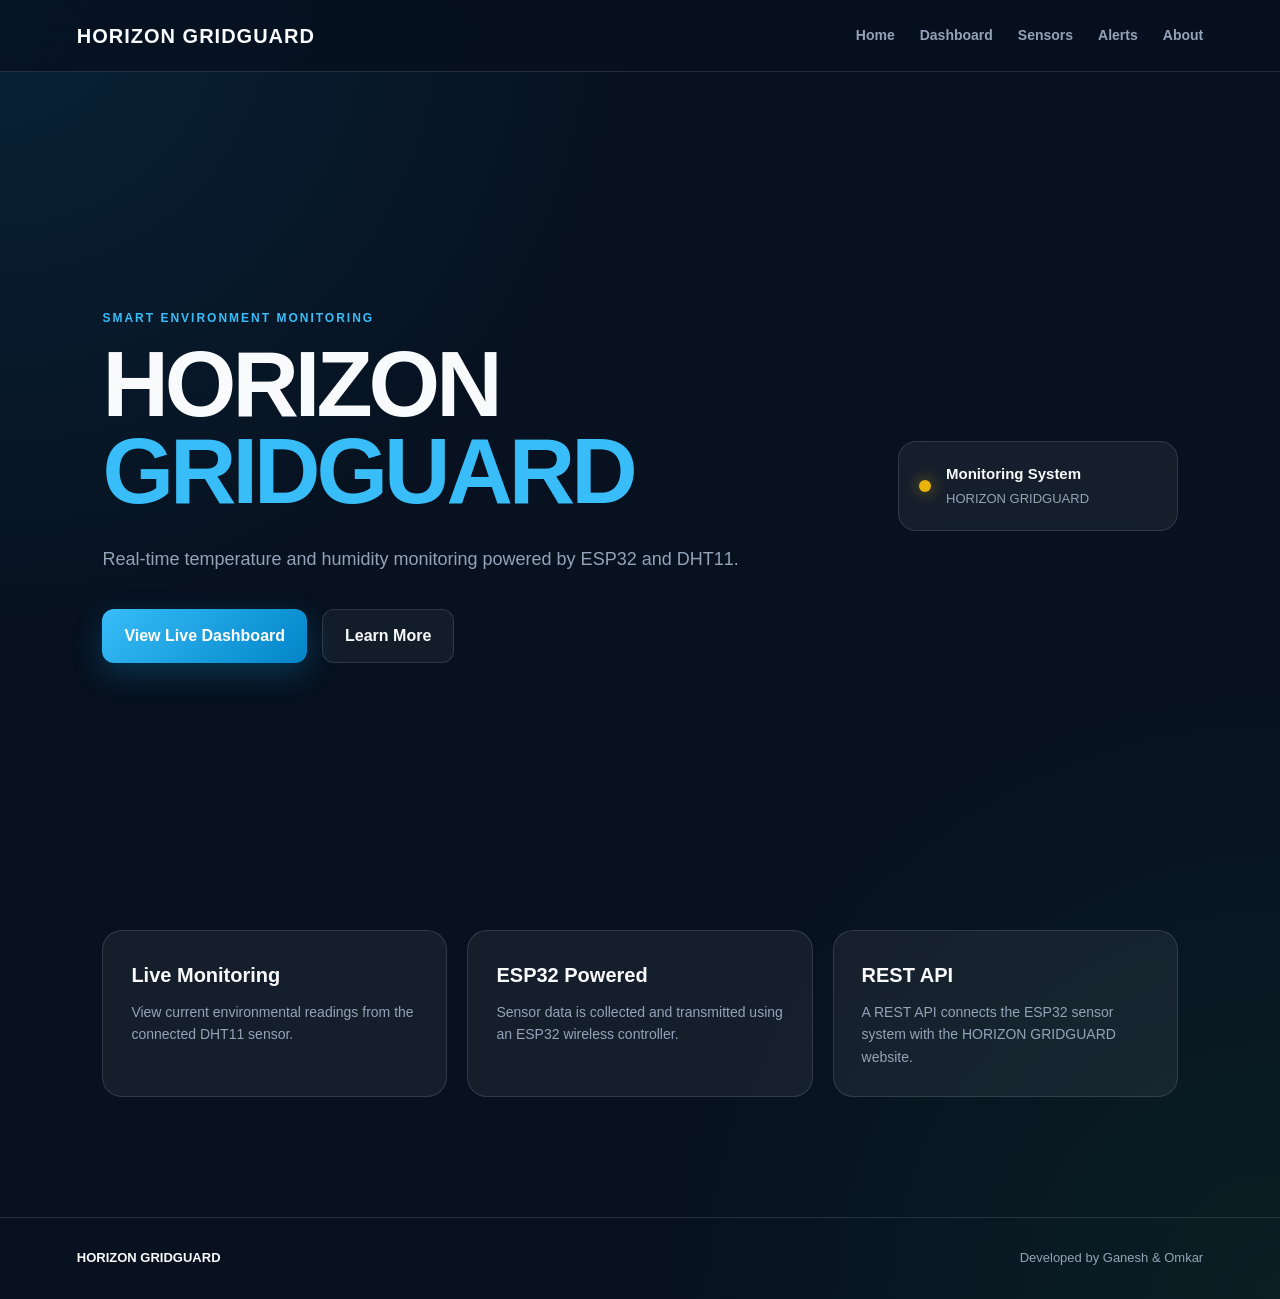
<file: website/index.html>
<!DOCTYPE html>
<html lang="en">

<head>

    <meta charset="UTF-8">

    <meta
        name="viewport"
        content="width=device-width, initial-scale=1.0"
    >

    <title>HORIZON GRIDGUARD</title>

    <link
        rel="stylesheet"
        href="css/style.css"
    >

</head>


<body>

    <header>

        <nav class="navbar">

            <div class="logo">
                HORIZON GRIDGUARD
            </div>

            <div class="nav-links">

                <a href="index.html">
                    Home
                </a>

                <a href="dashboard.html">
                    Dashboard
                </a>

                <a href="sensors.html">
                    Sensors
                </a>

                <a href="alerts.html">
                    Alerts
                </a>

                <a href="about.html">
                    About
                </a>

            </div>

        </nav>

    </header>


    <main>

        <section class="hero">

            <div class="hero-content">

                <p class="eyebrow">
                    SMART ENVIRONMENT MONITORING
                </p>

                <h1>
                    HORIZON
                    <span>GRIDGUARD</span>
                </h1>

                <p class="hero-text">
                    Real-time temperature and humidity
                    monitoring powered by ESP32 and DHT11.
                </p>

                <div class="hero-buttons">

                    <a
                        href="dashboard.html"
                        class="btn primary-btn"
                    >
                        View Live Dashboard
                    </a>

                    <a
                        href="about.html"
                        class="btn secondary-btn"
                    >
                        Learn More
                    </a>

                </div>

            </div>


            <div class="hero-status">

                <div class="status-card">

                    <div class="status-indicator"></div>

                    <div>

                        <strong>
                            Monitoring System
                        </strong>

                        <p>
                            HORIZON GRIDGUARD
                        </p>

                    </div>

                </div>

            </div>

        </section>


        <section class="features">

            <div class="feature-card">

                <h2>
                    Live Monitoring
                </h2>

                <p>
                    View current environmental
                    readings from the connected
                    DHT11 sensor.
                </p>

            </div>


            <div class="feature-card">

                <h2>
                    ESP32 Powered
                </h2>

                <p>
                    Sensor data is collected and
                    transmitted using an ESP32
                    wireless controller.
                </p>

            </div>


            <div class="feature-card">

                <h2>
                    REST API
                </h2>

                <p>
                    A REST API connects the ESP32
                    sensor system with the
                    HORIZON GRIDGUARD website.
                </p>

            </div>

        </section>

    </main>


    <footer>

        <p>
            HORIZON GRIDGUARD
        </p>

        <p>
            Developed by Ganesh &amp; Omkar
        </p>

    </footer>


    <script src="js/main.js"></script>

</body>

</html>
</file>
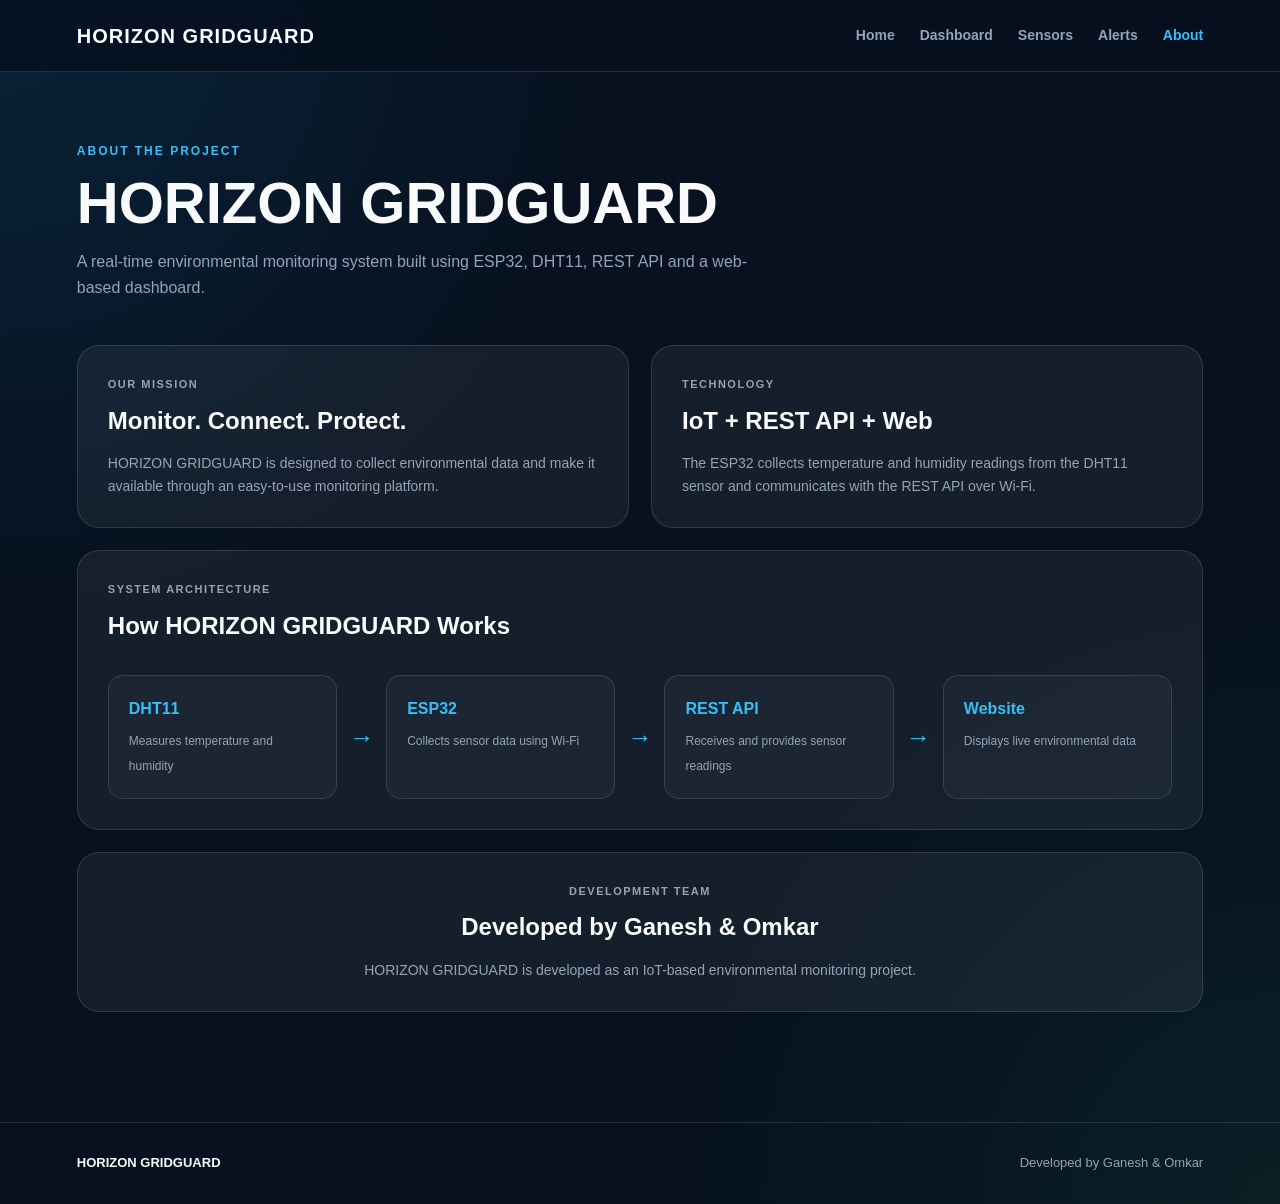
<file: website/about.html>
<!DOCTYPE html>
<html lang="en">

<head>

    <meta charset="UTF-8">

    <meta
        name="viewport"
        content="width=device-width, initial-scale=1.0"
    >

    <title>About | HORIZON GRIDGUARD</title>

    <link
        rel="stylesheet"
        href="css/style.css"
    >

</head>


<body>

    <header>

        <nav class="navbar">

            <div class="logo">
                HORIZON GRIDGUARD
            </div>

            <div class="nav-links">

                <a href="index.html">
                    Home
                </a>

                <a href="dashboard.html">
                    Dashboard
                </a>

                <a href="sensors.html">
                    Sensors
                </a>

                <a href="alerts.html">
                    Alerts
                </a>

                <a
                    href="about.html"
                    class="active"
                >
                    About
                </a>

            </div>

        </nav>

    </header>


    <main class="page-container">

        <section class="page-header">

            <p class="eyebrow">
                ABOUT THE PROJECT
            </p>

            <h1>
                HORIZON GRIDGUARD
            </h1>

            <p>
                A real-time environmental monitoring
                system built using ESP32, DHT11,
                REST API and a web-based dashboard.
            </p>

        </section>


        <section class="about-grid">


            <div class="about-card">

                <p class="sensor-label">
                    OUR MISSION
                </p>

                <h2>
                    Monitor. Connect. Protect.
                </h2>

                <p>
                    HORIZON GRIDGUARD is designed to
                    collect environmental data and make
                    it available through an easy-to-use
                    monitoring platform.
                </p>

            </div>


            <div class="about-card">

                <p class="sensor-label">
                    TECHNOLOGY
                </p>

                <h2>
                    IoT + REST API + Web
                </h2>

                <p>
                    The ESP32 collects temperature and
                    humidity readings from the DHT11
                    sensor and communicates with the
                    REST API over Wi-Fi.
                </p>

            </div>


        </section>


        <section class="architecture-card">

            <p class="sensor-label">
                SYSTEM ARCHITECTURE
            </p>

            <h2>
                How HORIZON GRIDGUARD Works
            </h2>


            <div class="architecture-flow">

                <div class="architecture-item">

                    <strong>
                        DHT11
                    </strong>

                    <span>
                        Measures temperature
                        and humidity
                    </span>

                </div>


                <div class="flow-arrow">
                    &rarr;
                </div>


                <div class="architecture-item">

                    <strong>
                        ESP32
                    </strong>

                    <span>
                        Collects sensor data
                        using Wi-Fi
                    </span>

                </div>


                <div class="flow-arrow">
                    &rarr;
                </div>


                <div class="architecture-item">

                    <strong>
                        REST API
                    </strong>

                    <span>
                        Receives and provides
                        sensor readings
                    </span>

                </div>


                <div class="flow-arrow">
                    &rarr;
                </div>


                <div class="architecture-item">

                    <strong>
                        Website
                    </strong>

                    <span>
                        Displays live
                        environmental data
                    </span>

                </div>

            </div>

        </section>


        <section class="developer-card">

            <p class="sensor-label">
                DEVELOPMENT TEAM
            </p>

            <h2>
                Developed by Ganesh &amp; Omkar
            </h2>

            <p>
                HORIZON GRIDGUARD is developed as an
                IoT-based environmental monitoring
                project.
            </p>

        </section>

    </main>


    <footer>

        <p>
            HORIZON GRIDGUARD
        </p>

        <p>
            Developed by Ganesh &amp; Omkar
        </p>

    </footer>


    <script src="js/main.js"></script>

</body>

</html>
</file>
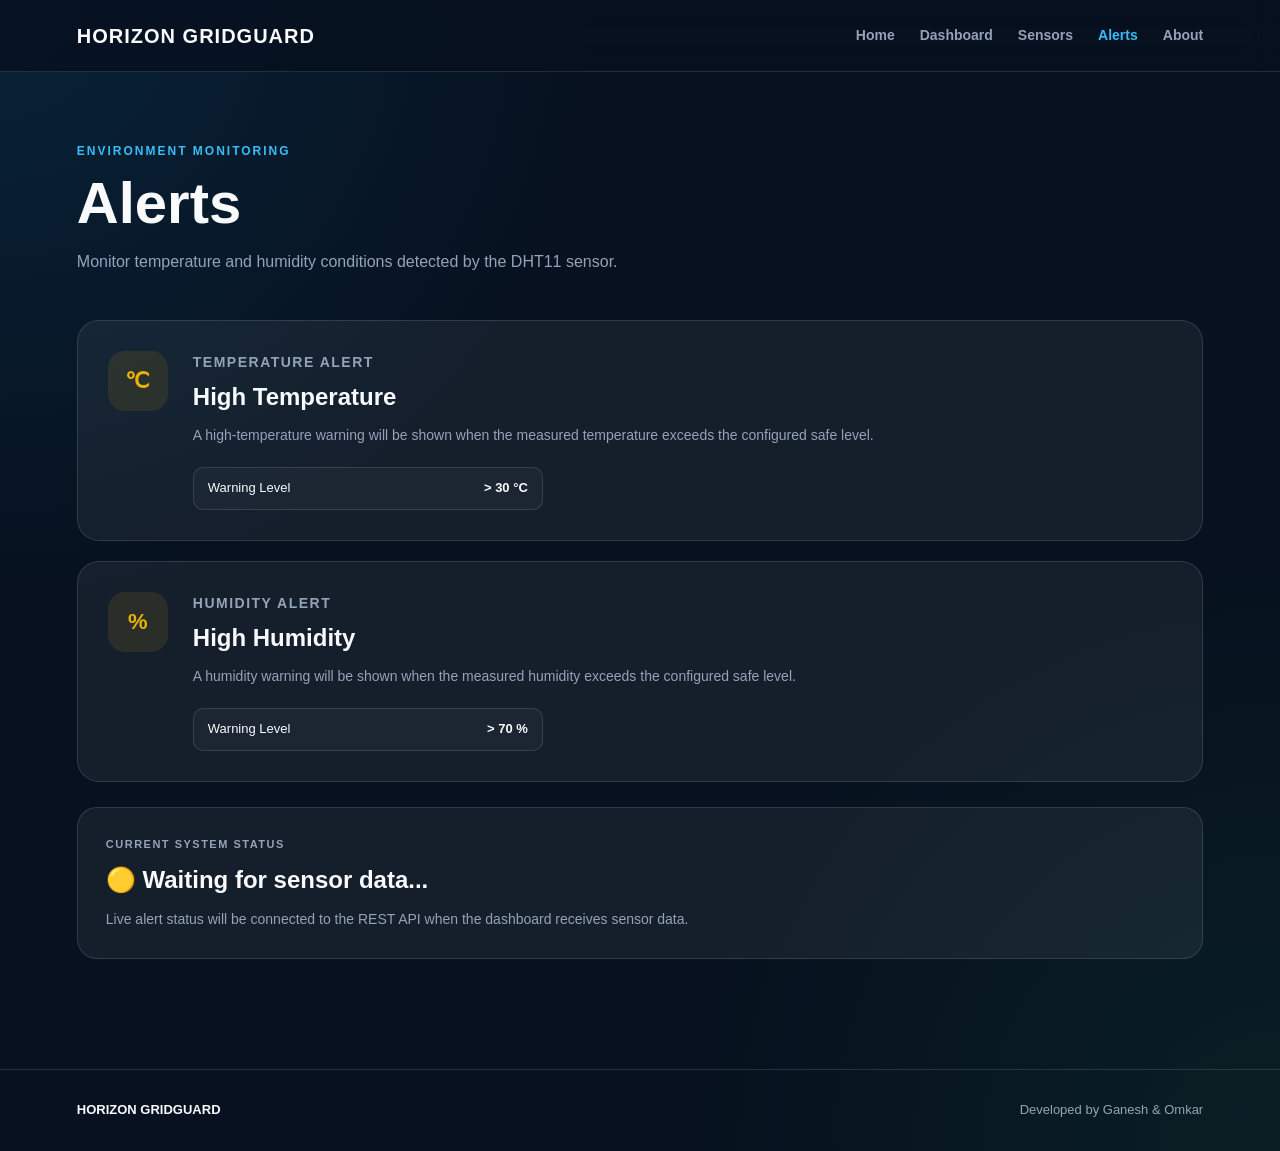
<file: website/alerts.html>
<!DOCTYPE html>
<html lang="en">

<head>

    <meta charset="UTF-8">

    <meta
        name="viewport"
        content="width=device-width, initial-scale=1.0"
    >

    <title>Alerts | HORIZON GRIDGUARD</title>

    <link
        rel="stylesheet"
        href="css/style.css"
    >

</head>


<body>

    <header>

        <nav class="navbar">

            <div class="logo">
                HORIZON GRIDGUARD
            </div>

            <div class="nav-links">

                <a href="index.html">
                    Home
                </a>

                <a href="dashboard.html">
                    Dashboard
                </a>

                <a href="sensors.html">
                    Sensors
                </a>

                <a
                    href="alerts.html"
                    class="active"
                >
                    Alerts
                </a>

                <a href="about.html">
                    About
                </a>

            </div>

        </nav>

    </header>


    <main class="page-container">

        <section class="page-header">

            <p class="eyebrow">
                ENVIRONMENT MONITORING
            </p>

            <h1>
                Alerts
            </h1>

            <p>
                Monitor temperature and humidity
                conditions detected by the DHT11 sensor.
            </p>

        </section>


        <!-- TEMPERATURE ALERT -->

        <section class="alert-card">

            <div class="alert-icon">
                &#8451;
            </div>

            <div class="alert-content">

                <p class="sensor-label">
                    TEMPERATURE ALERT
                </p>

                <h2>
                    High Temperature
                </h2>

                <p>
                    A high-temperature warning will
                    be shown when the measured
                    temperature exceeds the configured
                    safe level.
                </p>

                <div class="alert-threshold">

                    <span>
                        Warning Level
                    </span>

                    <strong>
                        &gt; 30 °C
                    </strong>

                </div>

            </div>

        </section>


        <!-- HUMIDITY ALERT -->

        <section class="alert-card">

            <div class="alert-icon">
                &#37;
            </div>

            <div class="alert-content">

                <p class="sensor-label">
                    HUMIDITY ALERT
                </p>

                <h2>
                    High Humidity
                </h2>

                <p>
                    A humidity warning will be shown
                    when the measured humidity exceeds
                    the configured safe level.
                </p>

                <div class="alert-threshold">

                    <span>
                        Warning Level
                    </span>

                    <strong>
                        &gt; 70 %
                    </strong>

                </div>

            </div>

        </section>


        <!-- ALERT STATUS -->

        <section class="overall-card">

            <p class="sensor-label">
                CURRENT SYSTEM STATUS
            </p>

            <h2 id="alertOverallStatus">
                &#128993; Waiting for sensor data...
            </h2>

            <p>
                Live alert status will be connected
                to the REST API when the dashboard
                receives sensor data.
            </p>

        </section>

    </main>


    <footer>

        <p>
            HORIZON GRIDGUARD
        </p>

        <p>
            Developed by Ganesh &amp; Omkar
        </p>

    </footer>


    <script src="js/main.js"></script>

</body>

</html>
</file>
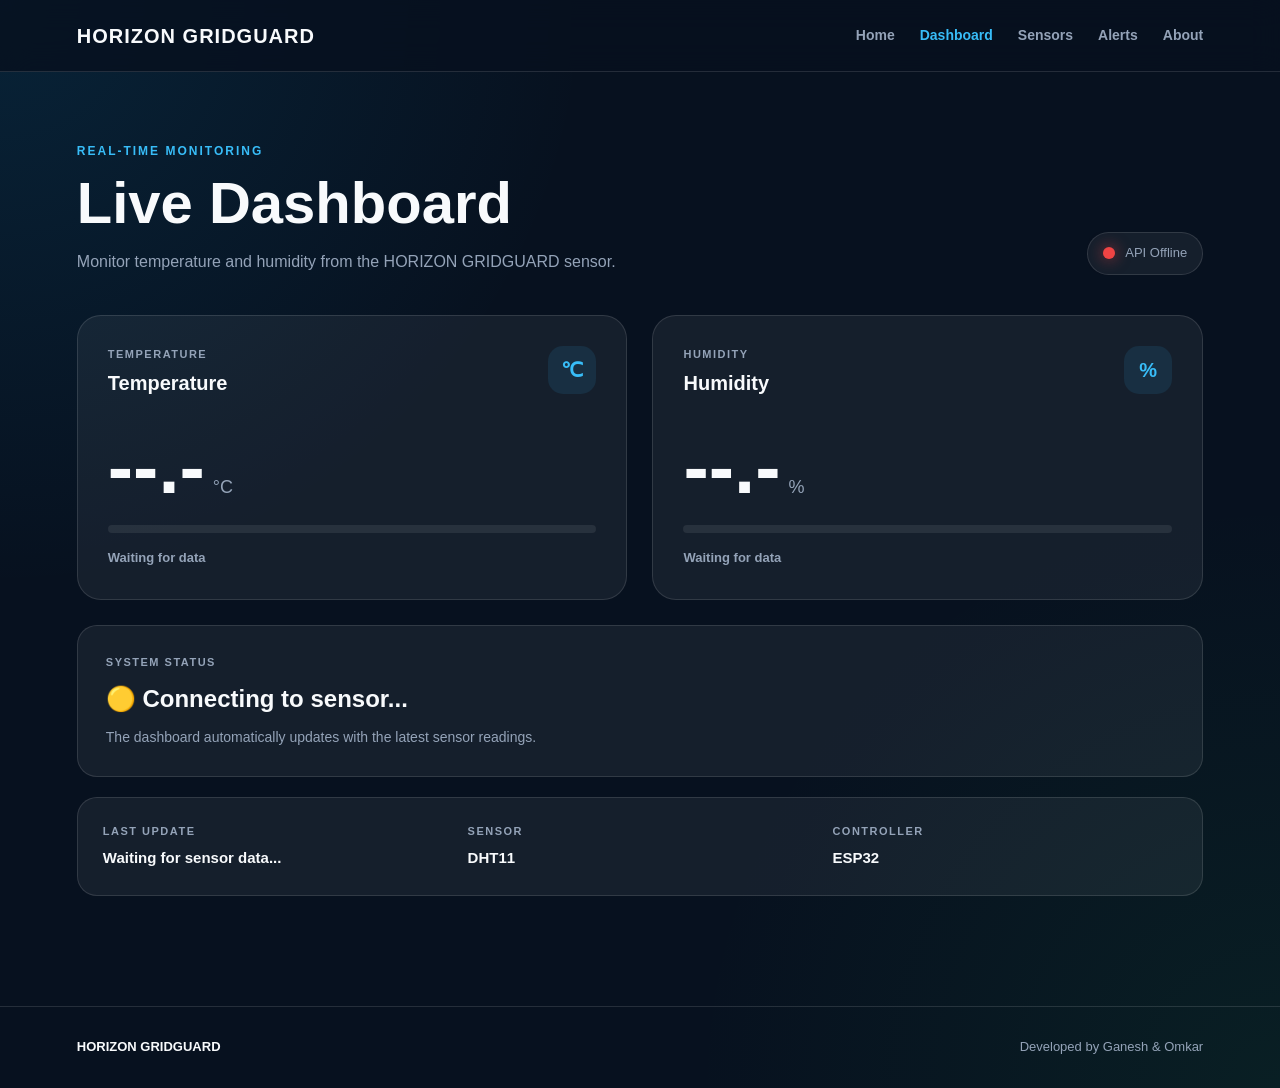
<file: website/dashboard.html>
<!DOCTYPE html>
<html lang="en">

<head>

    <meta charset="UTF-8">

    <meta
        name="viewport"
        content="width=device-width, initial-scale=1.0"
    >

    <title>Live Dashboard | HORIZON GRIDGUARD</title>

    <link
        rel="stylesheet"
        href="css/style.css"
    >

</head>


<body>

    <header>

        <nav class="navbar">

            <div class="logo">
                HORIZON GRIDGUARD
            </div>

            <div class="nav-links">

                <a href="index.html">
                    Home
                </a>

                <a
                    href="dashboard.html"
                    class="active"
                >
                    Dashboard
                </a>

                <a href="sensors.html">
                    Sensors
                </a>

                <a href="alerts.html">
                    Alerts
                </a>

                <a href="about.html">
                    About
                </a>

            </div>

        </nav>

    </header>


    <main class="dashboard-container">

        <section class="dashboard-header">

            <div>

                <p class="eyebrow">
                    REAL-TIME MONITORING
                </p>

                <h1>
                    Live Dashboard
                </h1>

                <p>
                    Monitor temperature and humidity
                    from the HORIZON GRIDGUARD sensor.
                </p>

            </div>


            <div class="connection-status">

                <span
                    id="connectionDot"
                    class="status-indicator"
                ></span>

                <span id="connectionText">
                    Connecting...
                </span>

            </div>

        </section>


        <!-- SENSOR CARDS -->

        <section class="sensor-grid">


            <!-- TEMPERATURE -->

            <div
                id="temperatureCard"
                class="sensor-card"
            >

                <div class="sensor-card-header">

                    <div>

                        <p class="sensor-label">
                            TEMPERATURE
                        </p>

                        <h2>
                            Temperature
                        </h2>

                    </div>

                    <div class="sensor-icon">
                        &#8451;
                    </div>

                </div>


                <div class="sensor-value">

                    <span id="temperature">
                        --.-
                    </span>

                    <span class="unit">
                        °C
                    </span>

                </div>


                <div class="progress-container">

                    <div
                        id="temperatureProgress"
                        class="progress-bar temperature-bar"
                    ></div>

                </div>


                <p
                    id="temperatureStatus"
                    class="sensor-status"
                >
                    Waiting for data
                </p>

            </div>


            <!-- HUMIDITY -->

            <div
                id="humidityCard"
                class="sensor-card"
            >

                <div class="sensor-card-header">

                    <div>

                        <p class="sensor-label">
                            HUMIDITY
                        </p>

                        <h2>
                            Humidity
                        </h2>

                    </div>

                    <div class="sensor-icon">
                        &#37;
                    </div>

                </div>


                <div class="sensor-value">

                    <span id="humidity">
                        --.-
                    </span>

                    <span class="unit">
                        %
                    </span>

                </div>


                <div class="progress-container">

                    <div
                        id="humidityProgress"
                        class="progress-bar humidity-bar"
                    ></div>

                </div>


                <p
                    id="humidityStatus"
                    class="sensor-status"
                >
                    Waiting for data
                </p>

            </div>

        </section>


        <!-- OVERALL STATUS -->

        <section class="overall-card">

            <p class="sensor-label">
                SYSTEM STATUS
            </p>

            <h2 id="overallStatus">
                &#128993; Connecting to sensor...
            </h2>

            <p>
                The dashboard automatically updates
                with the latest sensor readings.
            </p>

        </section>


        <!-- LAST UPDATE -->

        <section class="update-card">

            <div>

                <p class="sensor-label">
                    LAST UPDATE
                </p>

                <h3 id="lastUpdate">
                    Waiting for sensor data...
                </h3>

            </div>


            <div>

                <p class="sensor-label">
                    SENSOR
                </p>

                <h3>
                    DHT11
                </h3>

            </div>


            <div>

                <p class="sensor-label">
                    CONTROLLER
                </p>

                <h3>
                    ESP32
                </h3>

            </div>

        </section>

    </main>


    <footer>

        <p>
            HORIZON GRIDGUARD
        </p>

        <p>
            Developed by Ganesh &amp; Omkar
        </p>

    </footer>


    <script src="js/main.js"></script>

</body>

</html>
</file>
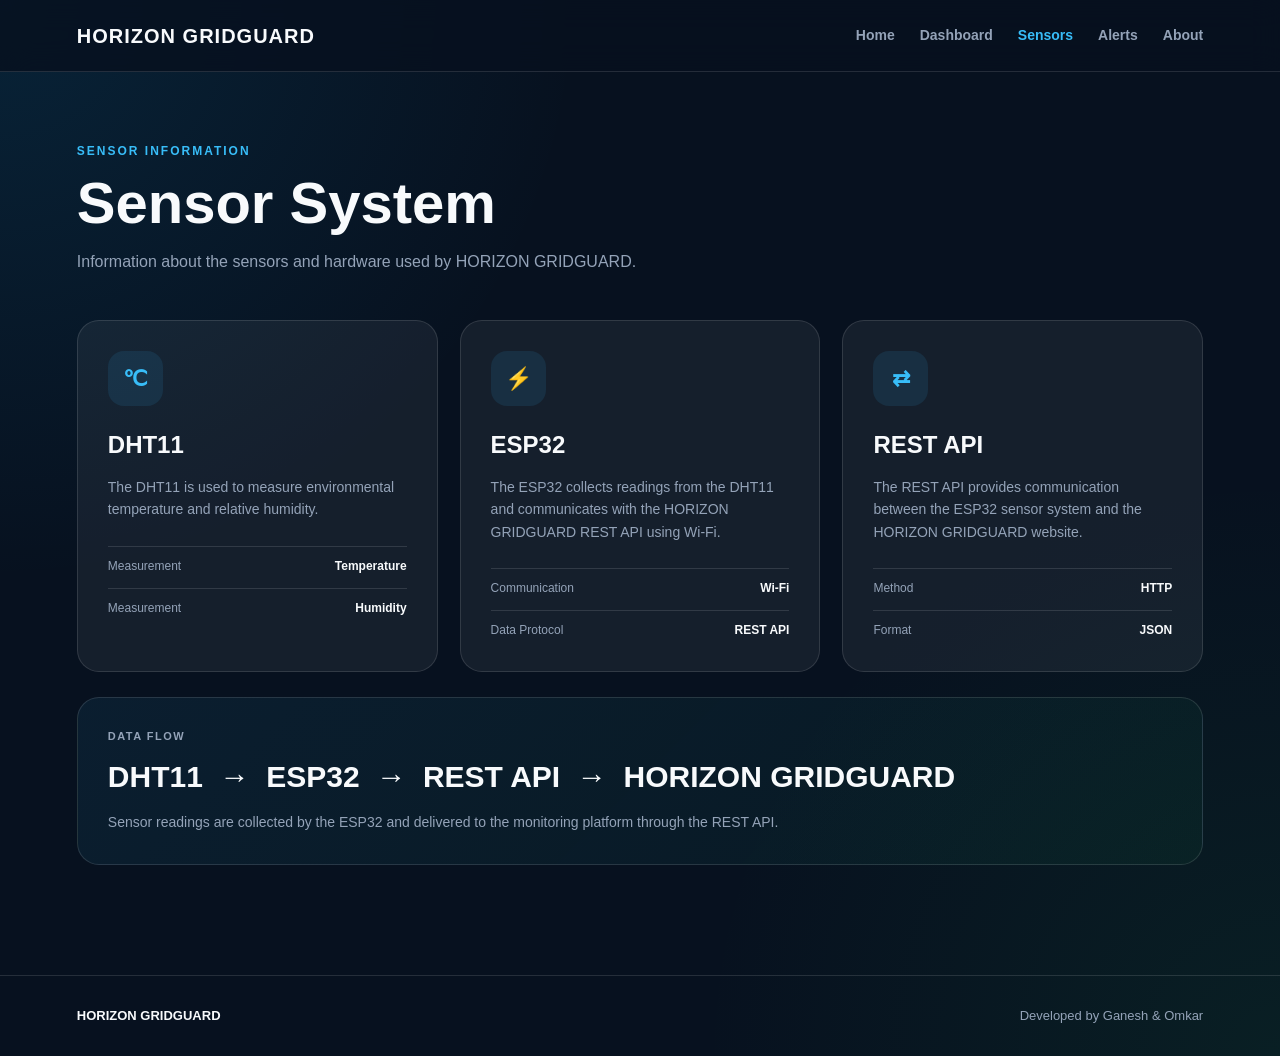
<file: website/sensors.html>
<!DOCTYPE html>
<html lang="en">

<head>

    <meta charset="UTF-8">

    <meta
        name="viewport"
        content="width=device-width, initial-scale=1.0"
    >

    <title>Sensors | HORIZON GRIDGUARD</title>

    <link
        rel="stylesheet"
        href="css/style.css"
    >

</head>


<body>

    <header>

        <nav class="navbar">

            <div class="logo">
                HORIZON GRIDGUARD
            </div>

            <div class="nav-links">

                <a href="index.html">
                    Home
                </a>

                <a href="dashboard.html">
                    Dashboard
                </a>

                <a
                    href="sensors.html"
                    class="active"
                >
                    Sensors
                </a>

                <a href="alerts.html">
                    Alerts
                </a>

                <a href="about.html">
                    About
                </a>

            </div>

        </nav>

    </header>


    <main class="page-container">

        <section class="page-header">

            <p class="eyebrow">
                SENSOR INFORMATION
            </p>

            <h1>
                Sensor System
            </h1>

            <p>
                Information about the sensors and
                hardware used by HORIZON GRIDGUARD.
            </p>

        </section>


        <section class="info-grid">


            <!-- DHT11 -->

            <div class="info-card">

                <div class="info-icon">
                    &#8451;
                </div>

                <h2>
                    DHT11
                </h2>

                <p>
                    The DHT11 is used to measure
                    environmental temperature and
                    relative humidity.
                </p>

                <div class="info-details">

                    <div>
                        <span>
                            Measurement
                        </span>

                        <strong>
                            Temperature
                        </strong>
                    </div>

                    <div>
                        <span>
                            Measurement
                        </span>

                        <strong>
                            Humidity
                        </strong>
                    </div>

                </div>

            </div>


            <!-- ESP32 -->

            <div class="info-card">

                <div class="info-icon">
                    &#9889;
                </div>

                <h2>
                    ESP32
                </h2>

                <p>
                    The ESP32 collects readings from
                    the DHT11 and communicates with
                    the HORIZON GRIDGUARD REST API
                    using Wi-Fi.
                </p>

                <div class="info-details">

                    <div>
                        <span>
                            Communication
                        </span>

                        <strong>
                            Wi-Fi
                        </strong>
                    </div>

                    <div>
                        <span>
                            Data Protocol
                        </span>

                        <strong>
                            REST API
                        </strong>
                    </div>

                </div>

            </div>


            <!-- API -->

            <div class="info-card">

                <div class="info-icon">
                    &#8644;
                </div>

                <h2>
                    REST API
                </h2>

                <p>
                    The REST API provides communication
                    between the ESP32 sensor system and
                    the HORIZON GRIDGUARD website.
                </p>

                <div class="info-details">

                    <div>
                        <span>
                            Method
                        </span>

                        <strong>
                            HTTP
                        </strong>
                    </div>

                    <div>
                        <span>
                            Format
                        </span>

                        <strong>
                            JSON
                        </strong>
                    </div>

                </div>

            </div>


        </section>


        <section class="info-banner">

            <p class="sensor-label">
                DATA FLOW
            </p>

            <h2>
                DHT11
                &nbsp;&rarr;&nbsp;
                ESP32
                &nbsp;&rarr;&nbsp;
                REST API
                &nbsp;&rarr;&nbsp;
                HORIZON GRIDGUARD
            </h2>

            <p>
                Sensor readings are collected by the
                ESP32 and delivered to the monitoring
                platform through the REST API.
            </p>

        </section>

    </main>


    <footer>

        <p>
            HORIZON GRIDGUARD
        </p>

        <p>
            Developed by Ganesh &amp; Omkar
        </p>

    </footer>


    <script src="js/main.js"></script>

</body>

</html>
</file>
<file: website/css/style.css>
/* =====================================================
   HORIZON GRIDGUARD
   GLOBAL STYLES
   ===================================================== */

* {
    margin: 0;
    padding: 0;
    box-sizing: border-box;
}


:root {

    --background: #07111f;

    --background-light: #0b1728;

    --card: rgba(255, 255, 255, 0.06);

    --card-hover: rgba(255, 255, 255, 0.09);

    --border: rgba(255, 255, 255, 0.12);

    --text: #f8fafc;

    --muted: #94a3b8;

    --primary: #38bdf8;

    --primary-dark: #0284c7;

    --green: #22c55e;

    --yellow: #eab308;

    --red: #ef4444;

    --blue: #3b82f6;

}


html {
    scroll-behavior: smooth;
}


body {

    min-height: 100vh;

    background:
        radial-gradient(
            circle at top left,
            rgba(14, 165, 233, 0.12),
            transparent 35%
        ),
        radial-gradient(
            circle at bottom right,
            rgba(34, 197, 94, 0.08),
            transparent 35%
        ),
        var(--background);

    color: var(--text);

    font-family:
        Arial,
        Helvetica,
        sans-serif;

    line-height: 1.6;
}


/* =====================================================
   NAVBAR
   ===================================================== */

.navbar {

    width: 100%;

    min-height: 72px;

    display: flex;

    align-items: center;

    justify-content: space-between;

    padding:
        0 6%;

    border-bottom:
        1px solid var(--border);

    background:
        rgba(7, 17, 31, 0.82);

    backdrop-filter:
        blur(15px);

    position: sticky;

    top: 0;

    z-index: 100;
}


.logo {

    font-size: 20px;

    font-weight: 800;

    letter-spacing: 1px;

    color: var(--text);
}


.nav-links {

    display: flex;

    align-items: center;

    gap: 25px;
}


.nav-links a {

    color: var(--muted);

    text-decoration: none;

    font-size: 14px;

    font-weight: 600;

    transition:
        color 0.25s ease,
        transform 0.25s ease;
}


.nav-links a:hover {

    color: var(--primary);

    transform:
        translateY(-1px);
}


.nav-links a.active {

    color: var(--primary);
}


/* =====================================================
   MAIN
   ===================================================== */

main {

    width: 100%;
}


.hero {

    min-height:
        calc(100vh - 72px);

    padding:
        80px 8%;

    display: flex;

    align-items: center;

    justify-content: space-between;

    gap: 60px;
}


.hero-content {

    max-width: 750px;
}


.eyebrow {

    color: var(--primary);

    font-size: 12px;

    font-weight: 800;

    letter-spacing: 2px;

    margin-bottom: 12px;
}


.hero h1 {

    font-size:
        clamp(48px, 8vw, 92px);

    line-height: 0.95;

    letter-spacing: -4px;

    margin-bottom: 30px;
}


.hero h1 span {

    display: block;

    color: var(--primary);
}


.hero-text {

    max-width: 650px;

    color: var(--muted);

    font-size: 18px;

    margin-bottom: 35px;
}


/* =====================================================
   BUTTONS
   ===================================================== */

.hero-buttons {

    display: flex;

    gap: 15px;

    flex-wrap: wrap;
}


.btn {

    display: inline-flex;

    align-items: center;

    justify-content: center;

    padding:
        13px 22px;

    border-radius: 12px;

    text-decoration: none;

    font-weight: 700;

    transition:
        transform 0.25s ease,
        box-shadow 0.25s ease;
}


.btn:hover {

    transform:
        translateY(-2px);
}


.primary-btn {

    color: #ffffff;

    background:
        linear-gradient(
            135deg,
            var(--primary),
            var(--primary-dark)
        );

    box-shadow:
        0 10px 30px
        rgba(14, 165, 233, 0.25);
}


.secondary-btn {

    color: var(--text);

    border:
        1px solid var(--border);

    background:
        rgba(255, 255, 255, 0.05);
}


/* =====================================================
   HERO STATUS
   ===================================================== */

.hero-status {

    min-width: 280px;
}


.status-card {

    display: flex;

    align-items: center;

    gap: 15px;

    padding: 20px;

    border:
        1px solid var(--border);

    border-radius: 18px;

    background:
        var(--card);

    backdrop-filter:
        blur(15px);
}


.status-card strong {

    display: block;

    font-size: 15px;
}


.status-card p {

    color: var(--muted);

    font-size: 13px;

    margin-top: 3px;
}


.status-indicator {

    width: 12px;

    height: 12px;

    border-radius: 50%;

    background:
        var(--yellow);

    box-shadow:
        0 0 15px
        rgba(234, 179, 8, 0.6);

    flex-shrink: 0;
}


/* =====================================================
   FEATURES
   ===================================================== */

.features {

    padding:
        30px 8% 80px;

    display: grid;

    grid-template-columns:
        repeat(3, 1fr);

    gap: 20px;
}


.feature-card {

    padding: 28px;

    border:
        1px solid var(--border);

    border-radius: 20px;

    background:
        var(--card);

    transition:
        transform 0.25s ease,
        background 0.25s ease;
}


.feature-card:hover {

    transform:
        translateY(-5px);

    background:
        var(--card-hover);
}


.feature-card h2 {

    font-size: 20px;

    margin-bottom: 10px;
}


.feature-card p {

    color: var(--muted);

    font-size: 14px;
}


/* =====================================================
   PAGE CONTAINER
   ===================================================== */

.page-container,
.dashboard-container {

    width: min(
        1200px,
        88%
    );

    margin:
        0 auto;

    padding:
        70px 0;
}


.page-header {

    margin-bottom: 45px;
}


.page-header h1,
.dashboard-header h1 {

    font-size:
        clamp(36px, 5vw, 58px);

    line-height: 1.05;

    margin-bottom: 15px;
}


.page-header > p:not(.eyebrow),
.dashboard-header > div:first-child > p:not(.eyebrow) {

    max-width: 700px;

    color: var(--muted);

    font-size: 16px;
}


/* =====================================================
   DASHBOARD
   ===================================================== */

.dashboard-header {

    display: flex;

    justify-content: space-between;

    align-items: flex-end;

    gap: 30px;

    margin-bottom: 40px;
}


.connection-status {

    display: flex;

    align-items: center;

    gap: 10px;

    padding:
        10px 15px;

    border:
        1px solid var(--border);

    border-radius: 999px;

    background:
        var(--card);

    color: var(--muted);

    font-size: 13px;

    white-space: nowrap;
}


.sensor-grid {

    display: grid;

    grid-template-columns:
        repeat(2, 1fr);

    gap: 25px;
}


.sensor-card {

    padding: 30px;

    border:
        1px solid var(--border);

    border-radius: 24px;

    background:
        var(--card);

    transition:
        border 0.3s ease,
        box-shadow 0.3s ease,
        transform 0.3s ease;
}


.sensor-card:hover {

    transform:
        translateY(-4px);
}


.sensor-card-header {

    display: flex;

    justify-content: space-between;

    align-items: flex-start;
}


.sensor-label {

    color: var(--muted);

    font-size: 11px;

    font-weight: 800;

    letter-spacing: 1.5px;
}


.sensor-card h2 {

    margin-top: 4px;

    font-size: 20px;
}


.sensor-icon {

    width: 48px;

    height: 48px;

    display: flex;

    align-items: center;

    justify-content: center;

    border-radius: 15px;

    color: var(--primary);

    background:
        rgba(56, 189, 248, 0.1);

    font-size: 20px;

    font-weight: 800;
}


.sensor-value {

    display: flex;

    align-items: baseline;

    gap: 8px;

    margin:
        30px 0 20px;
}


.sensor-value span:first-child {

    font-size:
        clamp(48px, 7vw, 76px);

    font-weight: 800;

    line-height: 1;
}


.sensor-value .unit {

    color: var(--muted);

    font-size: 18px;
}


.progress-container {

    width: 100%;

    height: 8px;

    overflow: hidden;

    border-radius: 999px;

    background:
        rgba(255, 255, 255, 0.08);

    margin-bottom: 15px;
}


.progress-bar {

    height: 100%;

    width: 0%;

    border-radius: 999px;

    transition:
        width 0.5s ease,
        background 0.3s ease;
}


.temperature-bar {

    background:
        var(--green);
}


.humidity-bar {

    background:
        var(--green);
}


.sensor-status {

    font-size: 13px;

    font-weight: 700;

    color: var(--muted);
}


.sensor-status.normal {

    color: var(--green);
}


.sensor-status.warning {

    color: var(--yellow);
}


.sensor-status.alert {

    color: var(--red);
}


/* =====================================================
   OVERALL STATUS
   ===================================================== */

.overall-card {

    margin-top: 25px;

    padding: 28px;

    border:
        1px solid var(--border);

    border-radius: 20px;

    background:
        var(--card);
}


.overall-card h2 {

    margin:
        8px 0;

    font-size: 24px;
}


.overall-card > p:last-child {

    color: var(--muted);

    font-size: 14px;
}


/* =====================================================
   UPDATE CARD
   ===================================================== */

.update-card {

    margin-top: 20px;

    padding: 25px;

    display: grid;

    grid-template-columns:
        repeat(3, 1fr);

    gap: 20px;

    border:
        1px solid var(--border);

    border-radius: 20px;

    background:
        var(--card);
}


.update-card h3 {

    margin-top: 5px;

    font-size: 15px;
}


/* =====================================================
   INFO / SENSOR CARDS
   ===================================================== */

.info-grid {

    display: grid;

    grid-template-columns:
        repeat(3, 1fr);

    gap: 22px;
}


.info-card {

    padding: 30px;

    border:
        1px solid var(--border);

    border-radius: 22px;

    background:
        var(--card);

    transition:
        transform 0.25s ease,
        background 0.25s ease;
}


.info-card:hover {

    transform:
        translateY(-5px);

    background:
        var(--card-hover);
}


.info-icon {

    width: 55px;

    height: 55px;

    display: flex;

    align-items: center;

    justify-content: center;

    margin-bottom: 20px;

    border-radius: 16px;

    color: var(--primary);

    background:
        rgba(56, 189, 248, 0.1);

    font-size: 22px;

    font-weight: 800;
}


.info-card h2 {

    margin-bottom: 12px;
}


.info-card > p {

    color: var(--muted);

    font-size: 14px;

    margin-bottom: 25px;
}


.info-details {

    display: flex;

    flex-direction: column;

    gap: 12px;
}


.info-details div {

    display: flex;

    justify-content: space-between;

    gap: 15px;

    padding-top: 10px;

    border-top:
        1px solid var(--border);
}


.info-details span {

    color: var(--muted);

    font-size: 12px;
}


.info-details strong {

    font-size: 12px;
}


/* =====================================================
   INFO BANNER
   ===================================================== */

.info-banner {

    margin-top: 25px;

    padding: 30px;

    border:
        1px solid var(--border);

    border-radius: 22px;

    background:
        linear-gradient(
            135deg,
            rgba(56, 189, 248, 0.08),
            rgba(34, 197, 94, 0.05)
        );
}


.info-banner h2 {

    margin:
        8px 0 10px;

    font-size:
        clamp(20px, 4vw, 30px);
}


.info-banner p:last-child {

    color: var(--muted);

    font-size: 14px;
}


/* =====================================================
   ALERTS
   ===================================================== */

.alert-card {

    display: flex;

    gap: 25px;

    padding: 30px;

    margin-bottom: 20px;

    border:
        1px solid var(--border);

    border-radius: 22px;

    background:
        var(--card);
}


.alert-icon {

    width: 60px;

    height: 60px;

    flex-shrink: 0;

    display: flex;

    align-items: center;

    justify-content: center;

    border-radius: 17px;

    color: var(--yellow);

    background:
        rgba(234, 179, 8, 0.1);

    font-size: 22px;

    font-weight: 800;
}


.alert-content {

    width: 100%;
}


.alert-content h2 {

    margin:
        5px 0 8px;
}


.alert-content > p {

    color: var(--muted);

    font-size: 14px;
}


.alert-threshold {

    display: flex;

    justify-content: space-between;

    max-width: 350px;

    margin-top: 20px;

    padding:
        10px 14px;

    border:
        1px solid var(--border);

    border-radius: 10px;

    background:
        rgba(255, 255, 255, 0.03);

    font-size: 13px;
}


/* =====================================================
   ABOUT
   ===================================================== */

.about-grid {

    display: grid;

    grid-template-columns:
        repeat(2, 1fr);

    gap: 22px;
}


.about-card,
.architecture-card,
.developer-card {

    padding: 30px;

    border:
        1px solid var(--border);

    border-radius: 22px;

    background:
        var(--card);
}


.about-card h2,
.architecture-card h2,
.developer-card h2 {

    margin:
        8px 0 12px;
}


.about-card p:last-child,
.architecture-card p:last-child,
.developer-card p:last-child {

    color: var(--muted);

    font-size: 14px;
}


/* =====================================================
   ARCHITECTURE
   ===================================================== */

.architecture-card {

    margin-top: 22px;

    overflow-x: auto;
}


.architecture-flow {

    display: flex;

    align-items: stretch;

    gap: 12px;

    margin-top: 30px;

    min-width: 700px;
}


.architecture-item {

    flex: 1;

    min-width: 150px;

    padding: 20px;

    border:
        1px solid var(--border);

    border-radius: 15px;

    background:
        rgba(255, 255, 255, 0.03);
}


.architecture-item strong {

    display: block;

    color: var(--primary);

    margin-bottom: 5px;
}


.architecture-item span {

    color: var(--muted);

    font-size: 12px;
}


.flow-arrow {

    display: flex;

    align-items: center;

    color: var(--primary);

    font-size: 25px;
}


/* =====================================================
   DEVELOPER
   ===================================================== */

.developer-card {

    margin-top: 22px;

    text-align: center;
}


/* =====================================================
   FOOTER
   ===================================================== */

footer {

    padding:
        30px 6%;

    margin-top: 40px;

    display: flex;

    align-items: center;

    justify-content: space-between;

    gap: 20px;

    border-top:
        1px solid var(--border);

    color: var(--muted);

    font-size: 13px;
}


footer p:first-child {

    color: var(--text);

    font-weight: 700;
}


/* =====================================================
   MOBILE RESPONSIVE
   ===================================================== */

@media (max-width: 900px) {

    .hero {

        flex-direction: column;

        align-items: flex-start;

        min-height: auto;

        padding-top: 60px;
    }


    .hero-status {

        width: 100%;
    }


    .features {

        grid-template-columns:
            1fr;
    }


    .info-grid {

        grid-template-columns:
            1fr;
    }


    .sensor-grid {

        grid-template-columns:
            1fr;
    }


    .about-grid {

        grid-template-columns:
            1fr;
    }

}


@media (max-width: 700px) {

    .navbar {

        flex-direction: column;

        gap: 15px;

        padding:
            18px 5%;
    }


    .nav-links {

        width: 100%;

        justify-content: center;

        gap: 14px;

        flex-wrap: wrap;
    }


    .nav-links a {

        font-size: 12px;
    }


    .hero {

        padding:
            55px 6%;
    }


    .hero h1 {

        letter-spacing: -2px;
    }


    .dashboard-header {

        flex-direction: column;

        align-items: flex-start;
    }


    .update-card {

        grid-template-columns:
            1fr;
    }


    .alert-card {

        flex-direction: column;
    }


    footer {

        flex-direction: column;

        text-align: center;
    }

}


@media (max-width: 450px) {

    .nav-links {

        gap: 9px;
    }


    .nav-links a {

        font-size: 11px;
    }


    .sensor-card {

        padding: 22px;
    }


    .sensor-value span:first-child {

        font-size: 52px;
    }

}
</file>
